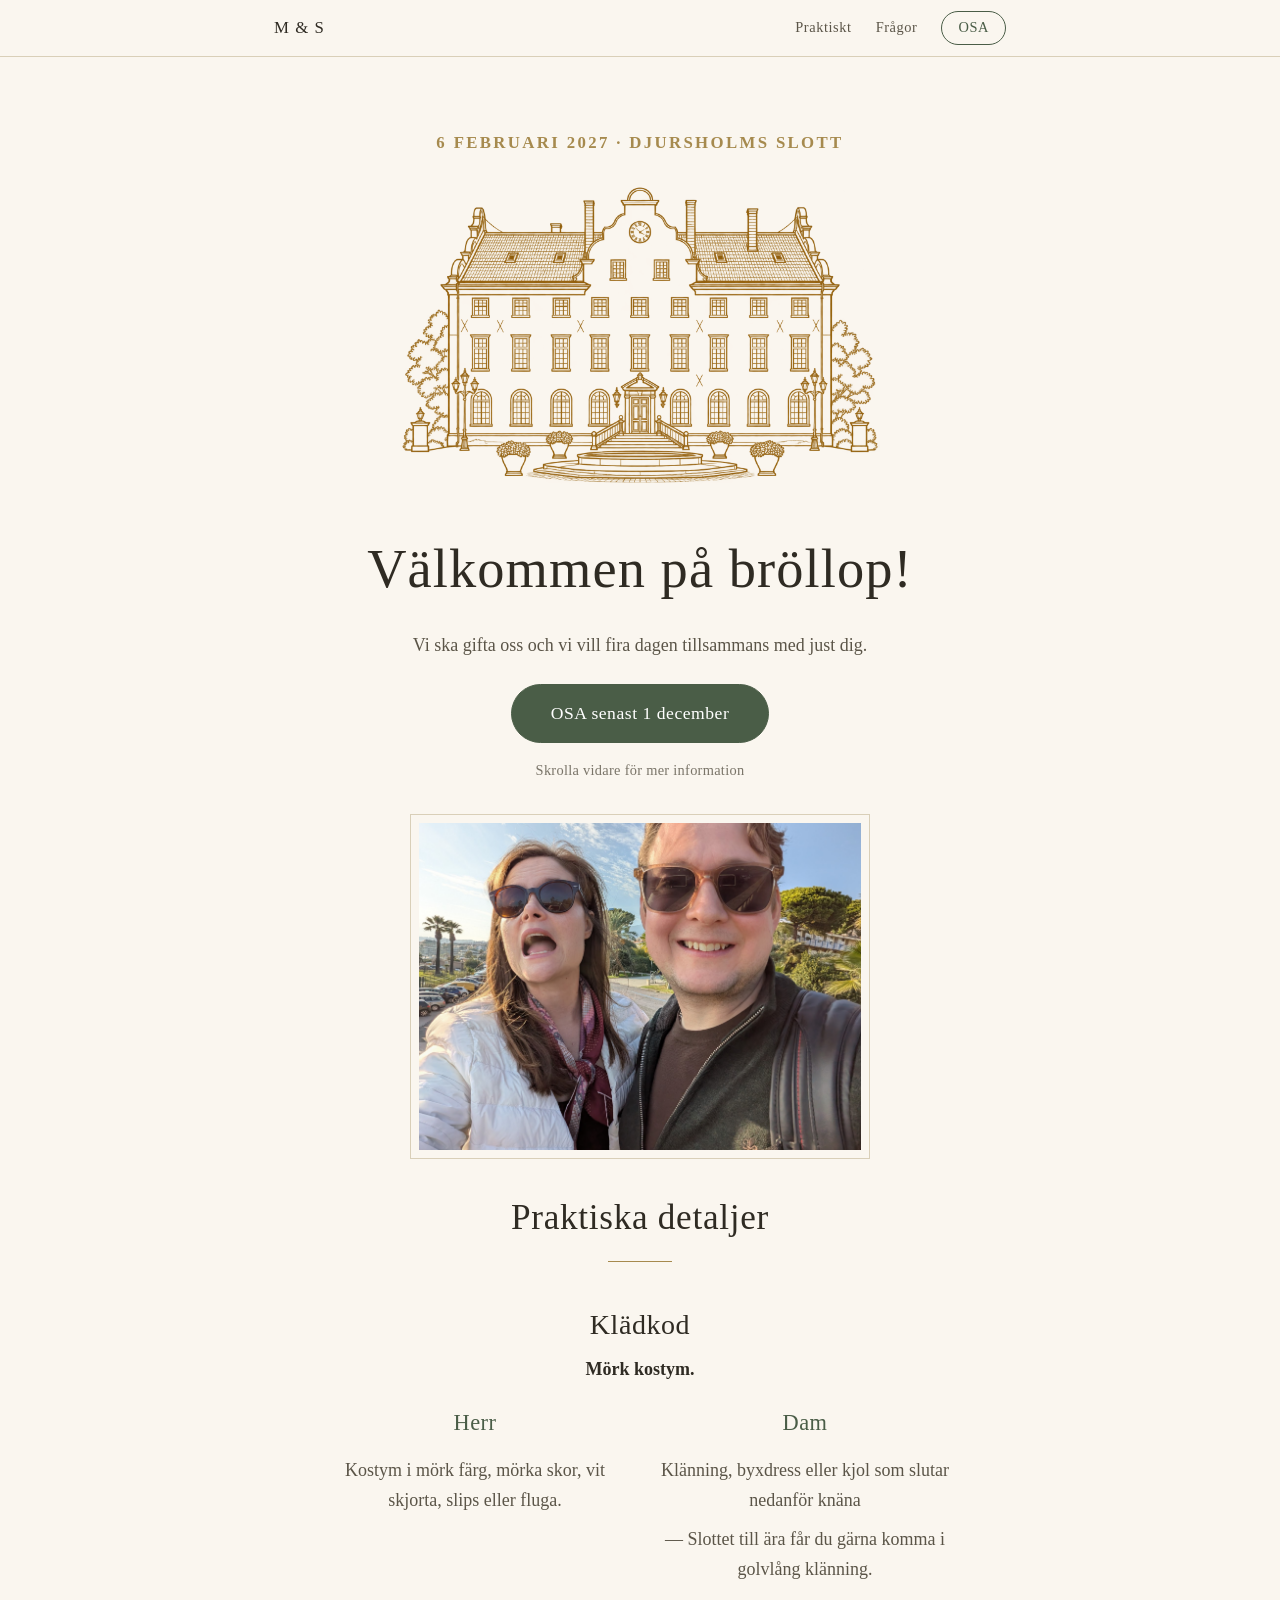
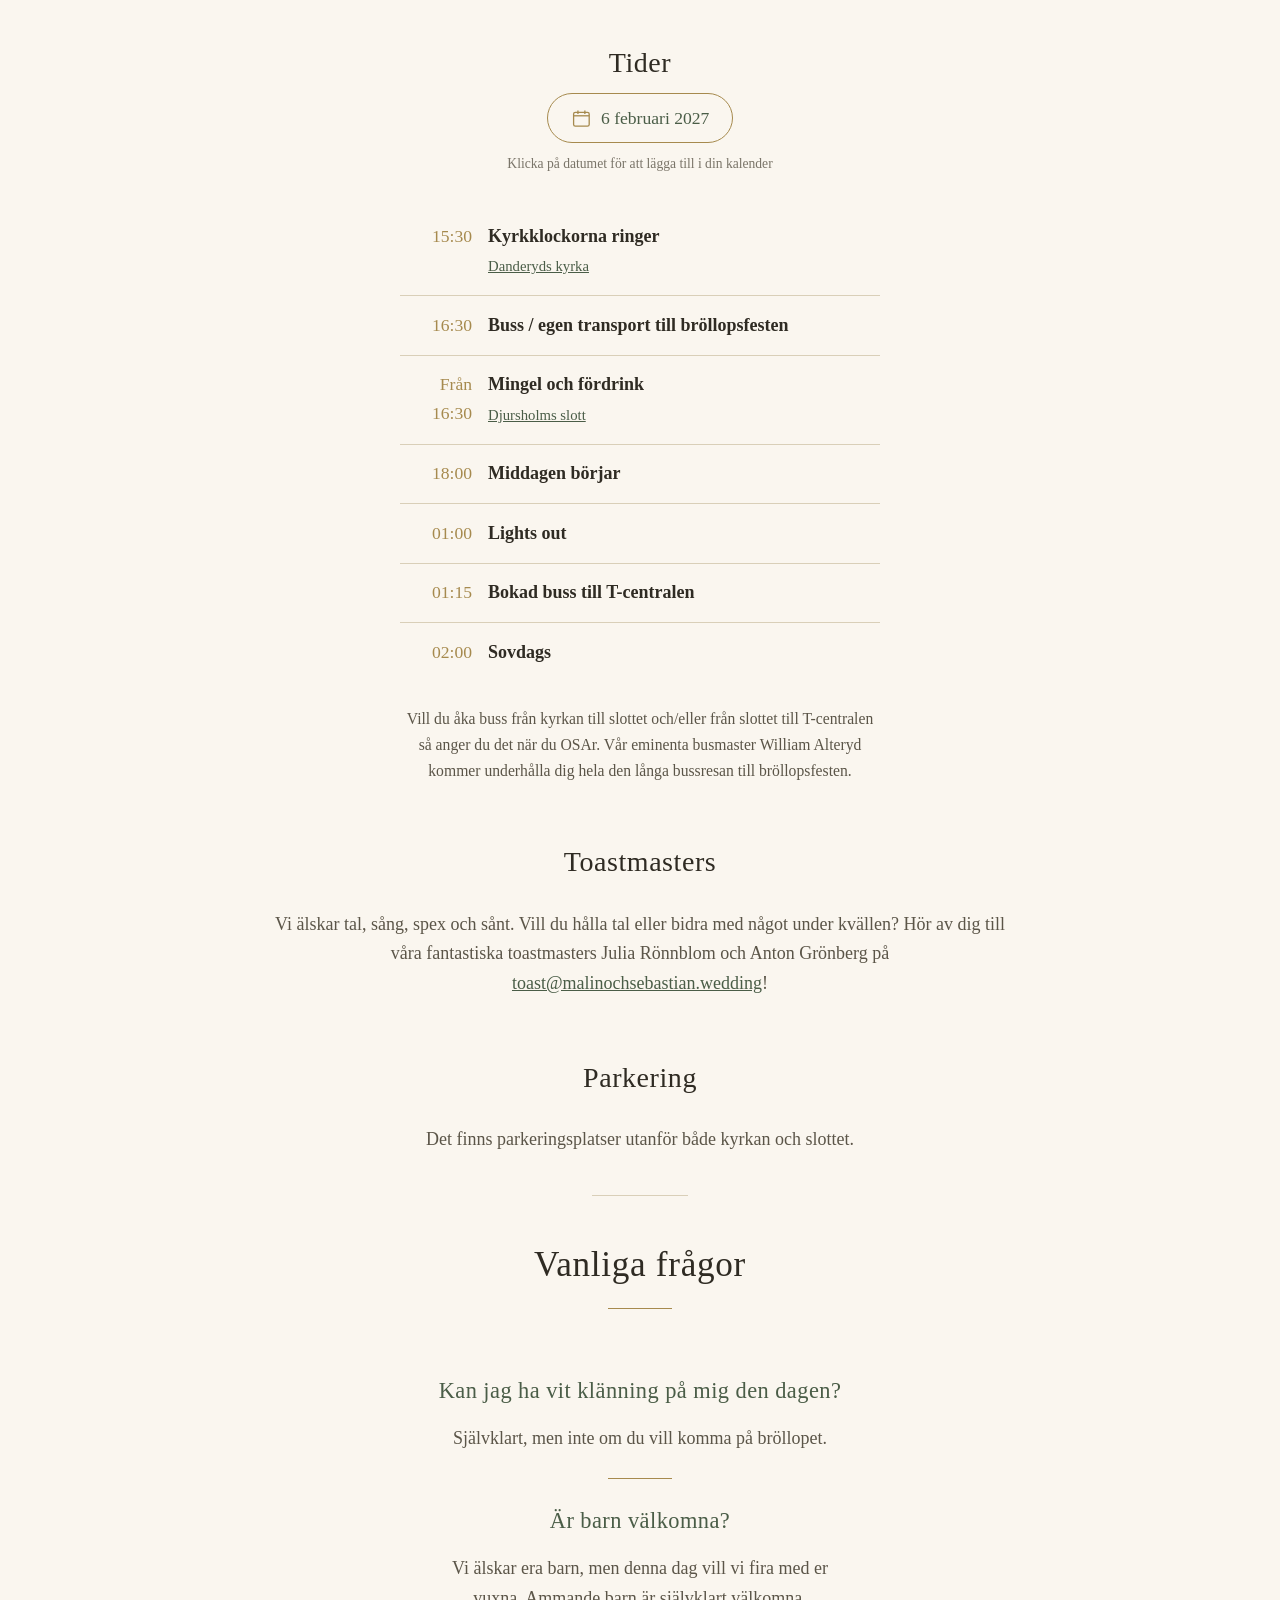
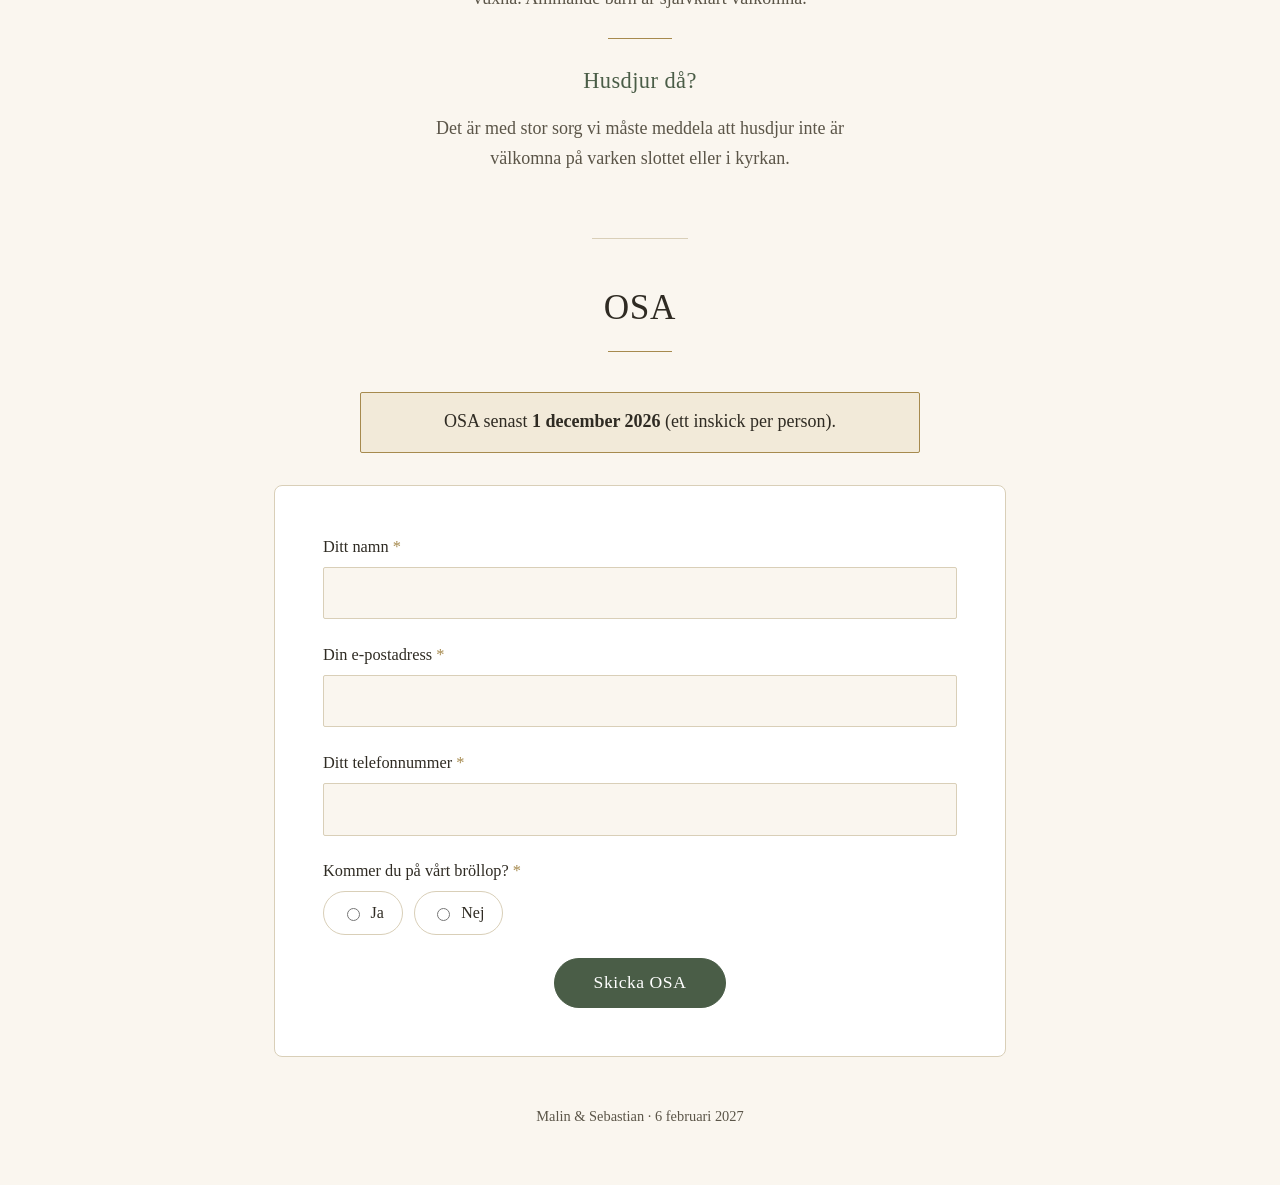
<file: index.html>
<!DOCTYPE html>
<html lang="sv">
<head>
<meta charset="UTF-8">
<meta name="viewport" content="width=device-width, initial-scale=1.0">
<title>Malin och Sebastians bröllop</title>
<meta name="description" content="Malin och Sebastian gifter sig den 6 februari 2027. Här hittar du alla praktiska detaljer och OSA.">
<meta name="robots" content="noindex, nofollow">
<meta http-equiv="Content-Security-Policy" content="default-src 'none'; script-src 'self'; style-src 'self' https://fonts.googleapis.com; font-src https://fonts.gstatic.com; img-src 'self'; connect-src 'self' https://script.google.com https://script.googleusercontent.com; form-action 'self'; base-uri 'self'; object-src 'none'; worker-src 'none'; frame-ancestors 'none'">
<meta http-equiv="Referrer-Policy" content="strict-origin-when-cross-origin">
<link rel="icon" type="image/png" href="assets/favicon.png">
<link rel="preconnect" href="https://fonts.googleapis.com">
<link rel="preconnect" href="https://fonts.gstatic.com" crossorigin>
<link href="https://fonts.googleapis.com/css2?family=Cormorant+Garamond:wght@400;500;600&family=EB+Garamond:ital,wght@0,400;0,500;1,400&display=swap" rel="stylesheet">
<link rel="stylesheet" href="css/styles.css">
</head>
<body>

<!-- ============ NAV ============ -->
<nav class="site-nav">
  <div class="site-nav__inner">
    <span class="site-nav__logo">M &amp; S</span>
    <div class="site-nav__links">
      <a href="#praktiskt">Praktiskt</a>
      <a href="#faq">Frågor</a>
      <a href="#osa-formular" class="site-nav__cta">OSA</a>
    </div>
  </div>
</nav>

<!-- ============ HERO ============ -->
<header class="hero container">
  <p class="hero__eyebrow">6 februari 2027 &middot; Djursholms slott</p>
    <img class="hero__illustration" src="assets/Djursholms-slott-outline.png" alt="Stiliserad linjeillustration av Djursholms slott">
  <h1>Välkommen på bröllop!</h1>
  <p class="lede">Vi ska gifta oss och vi vill fira dagen tillsammans med just dig.</p>
  <a href="#osa-formular" class="btn">OSA senast 1 december</a>
  <p class="hero__scroll-hint">Skrolla vidare för mer information</p>

  <div class="hero__photo-frame">
    <img class="hero__photo" src="assets/sanremo.jpg" alt="Malin och Sebastian">
  </div>
  <br/>
</header>

<main>
  <!-- ============ PRAKTISKA DETALJER ============ -->
  <section class="container" id="praktiskt">
    <h2>Praktiska detaljer</h2>

    <!-- Klädkod -->
    <div class="details-block" id="kladkod">
      <h3>Klädkod</h3>
      <p class="dresscode__text"><strong>Mörk kostym.</strong></p>
      <div class="dresscode-groups">
        <div class="dresscode-group">
          <h4>Herr</h4>
          <ul class="dresscode-list">
            <li>Kostym i mörk färg, mörka skor, vit skjorta, slips eller fluga.</li>
          </ul>
        </div>
        <hr class="dresscode-divider">
        <div class="dresscode-group">
          <h4>Dam</h4>
          <ul class="dresscode-list">
            <li>Klänning, byxdress eller kjol som slutar nedanför knäna</li>
            <li>— Slottet till ära får du gärna komma i golvlång klänning.</li>
          </ul>
        </div>
      </div>
    </div>

    <!-- Schema -->
    <div class="details-block" id="schema">
      <h3>Tider</h3>
      <div class="date-badge-wrap">
        <button type="button" class="date-badge" id="calendarToggle" aria-haspopup="true" aria-expanded="false">
          <svg class="date-badge__icon" viewBox="0 0 24 24" fill="none" stroke="currentColor" stroke-width="1.5" aria-hidden="true">
            <rect x="3" y="5" width="18" height="16" rx="2"></rect>
            <line x1="3" y1="9" x2="21" y2="9"></line>
            <line x1="8" y1="3" x2="8" y2="7"></line>
            <line x1="16" y1="3" x2="16" y2="7"></line>
          </svg>
          <span>6 februari 2027</span>
        </button>
        <div class="calendar-menu" id="calendarMenu" hidden>
          <a href="https://calendar.google.com/calendar/render?action=TEMPLATE&amp;text=Malin%20%26%20Sebastians%20br%C3%B6llop&amp;dates=20270206T143000Z/20270207T010000Z&amp;details=Vigsel%20i%20Danderyds%20kyrka%20kl%2015%3A30%2C%20fest%20p%C3%A5%20Djursholms%20slott.%20Mer%20info%3A%20https%3A//malinochsebastian.wedding/&amp;location=Danderyds%20kyrka%20%26%20Djursholms%20slott" target="_blank" rel="noopener">Google Kalender</a>
          <a href="assets/brollop.ics">Apple/Outlook (.ics)</a>
        </div>
      </div>
      <p class="date-badge-hint">Klicka på datumet för att lägga till i din kalender</p>
      <ol class="schedule">
        <li class="schedule__item">
          <span class="schedule__time">15:30</span>
          <span class="schedule__label">
            <strong>Kyrkklockorna ringer</strong>
            <a href="https://maps.google.com/?q=Danderyds+kyrka" target="_blank" rel="noopener">Danderyds kyrka</a>
          </span>
        </li>
        <li class="schedule__item">
          <span class="schedule__time">16:30</span>
          <span class="schedule__label">
            <strong>Buss / egen transport till bröllopsfesten</strong>
          </span>
        </li>
        <li class="schedule__item">
          <span class="schedule__time">Från 16:30</span>
          <span class="schedule__label">
            <strong>Mingel och fördrink</strong>
            <a href="https://maps.google.com/?q=Djursholms+slott" target="_blank" rel="noopener">Djursholms slott</a>
          </span>
        </li>
        <li class="schedule__item">
          <span class="schedule__time">18:00</span>
          <span class="schedule__label"><strong>Middagen börjar</strong></span>
        </li>
        <li class="schedule__item">
          <span class="schedule__time">01:00</span>
          <span class="schedule__label"><strong>Lights out</strong></span>
        </li>
        <li class="schedule__item">
          <span class="schedule__time">01:15</span>
          <span class="schedule__label"><strong>Bokad buss till T-centralen</strong></span>
        </li>
        <li class="schedule__item">
          <span class="schedule__time">02:00</span>
          <span class="schedule__label"><strong>Sovdags</strong></span>
        </li>
      </ol>
      <p class="schedule__note">
        Vill du åka buss från kyrkan till slottet och/eller från slottet till T-centralen så anger du det när du OSAr. Vår eminenta busmaster William Alteryd kommer underhålla dig hela den långa bussresan till bröllopsfesten.
      </p>
    </div>

    <!-- Toastmasters -->
    <div class="details-block" id="toastmasters">
      <h3>Toastmasters</h3>
      <p class="details-block__note">Vi älskar tal, sång, spex och sånt. Vill du hålla tal eller bidra med något under kvällen? Hör av dig till våra fantastiska toastmasters Julia Rönnblom och Anton Grönberg på <a href="mailto:toast@malinochsebastian.wedding">toast@malinochsebastian.wedding</a>!</p>
    </div>

    <!-- Parkering -->
    <div class="details-block" id="parkering">
      <h3>Parkering</h3>
      <p class="details-block__note">Det finns parkeringsplatser utanför både kyrkan och slottet.</p>
    </div>
  </section>

  <hr class="hr-ornament">

  <!-- ============ VANLIGA FRÅGOR ============ -->
  <section class="container" id="faq">
    <h2>Vanliga frågor</h2>

    <div class="details-block" id="faq-list">
      <div class="dresscode-groups">
        <div class="dresscode-group">
          <h4>Kan jag ha vit klänning på mig den dagen?</h4>
          <ul class="dresscode-list">
            <li>Självklart, men inte om du vill komma på bröllopet.</li>
          </ul>
        </div>
        <hr class="dresscode-divider">
        <div class="dresscode-group">
          <h4>Är barn välkomna?</h4>
          <ul class="dresscode-list">
            <li>Vi älskar era barn, men denna dag vill vi fira med er vuxna. Ammande barn är självklart välkomna.</li>
          </ul>
        </div>
        <hr class="dresscode-divider">
        <div class="dresscode-group">
          <h4>Husdjur då?</h4>
          <ul class="dresscode-list">
            <li>Det är med stor sorg vi måste meddela att husdjur inte är välkomna på varken slottet eller i kyrkan.</li>
          </ul>
        </div>
      </div>
    </div>
  </section>

  <hr class="hr-ornament">

  <!-- ============ OSA-FORMULÄR ============ -->
  <section class="container" id="osa-formular">
    <h2>OSA</h2>
    <p class="deadline-banner">OSA senast <strong>1 december 2026</strong> (ett inskick per person).</p>
    <p class="form-status" id="viewOnlyNotice" data-state="info" hidden>Det här är en läsvy av din OSA &mdash; fälten går inte att ändra här. Vill du uppdatera något, hör av dig direkt till oss.</p>
    <div class="form-loading" id="formLoading" hidden aria-live="polite">
      <span class="spinner" aria-hidden="true"></span> Hämtar dina svar…
    </div>

    <div class="osa-form-wrapper" id="osaFormWrapper">
      <form id="osaForm" novalidate>

        <!-- Honeypot -->
        <div class="hp-field" aria-hidden="true">
          <label for="website">Lämna detta fält tomt</label>
          <input type="text" id="website" name="website" tabindex="-1" autocomplete="off">
        </div>

        <div class="field field--required">
          <label for="namn">Ditt namn</label>
          <input type="text" id="namn" name="namn" autocomplete="name" required>
        </div>

        <div class="field field--required">
          <label for="email">Din e-postadress</label>
          <input type="email" id="email" name="email" autocomplete="email" required>
        </div>

        <div class="field field--required">
          <label for="telefon">Ditt telefonnummer</label>
          <input type="tel" id="telefon" name="telefon" autocomplete="tel" required>
        </div>

        <div class="field field--required">
          <span class="field__legend">Kommer du på vårt bröllop?</span>
          <div class="radio-group">
            <label><input type="radio" name="kommer" value="Ja" required> Ja</label>
            <label><input type="radio" name="kommer" value="Nej"> Nej</label>
          </div>
        </div>

        <div id="restOfForm" hidden>

          <div class="field field--required">
            <span class="field__legend">Har du några allergier eller önskar annan specialkost?</span>
            <div class="checkbox-group checkbox-group--allergier" data-group="allergier">
              <label><input type="checkbox" name="allergier" value="inga"> Inga allergier</label>
              <label><input type="checkbox" name="allergier" value="citrus"> Citrus</label>
              <label><input type="checkbox" name="allergier" value="gluten"> Gluten</label>
              <label><input type="checkbox" name="allergier" value="laktos"> Laktos</label>
              <label><input type="checkbox" name="allergier" value="notter"> Nötter</label>
              <label><input type="checkbox" name="allergier" value="skaldjur"> Skaldjur</label>
              <label><input type="checkbox" name="allergier" value="vegetarisk"> Vegetarian</label>
              <label><input type="checkbox" name="allergier" value="vegan"> Vegan</label>
              <label><input type="checkbox" name="allergier" value="annat"> Annat, se nedan</label>
            </div>
            <input type="text" name="allergier_ovrigt" placeholder="Beskriv din allergi/specialkost">
          </div>

          <div class="field field--required">
            <span class="field__legend">Vad önskas att dricka?</span>
            <div class="radio-group">
              <label><input type="radio" name="alkohol" value="Alkohol"> Alkohol</label>
              <label><input type="radio" name="alkohol" value="Alkoholfritt"> Alkoholfritt</label>
            </div>
          </div>

          <div class="field field--required">
            <span class="field__legend">Vill du åka med bussen mellan kyrkan och slottet?</span>
            <div class="radio-group">
              <label><input type="radio" name="buss_vigsel" value="Ja"> Ja</label>
              <label><input type="radio" name="buss_vigsel" value="Nej"> Nej</label>
            </div>
          </div>

          <div class="field field--required">
            <span class="field__legend">Vill du åka med bussen kl 01:15 från slottet till T-centralen?</span>
            <div class="radio-group">
              <label><input type="radio" name="buss_natt" value="Ja"> Ja</label>
              <label><input type="radio" name="buss_natt" value="Nej"> Nej</label>
            </div>
          </div>

          <div class="field">
            <label for="meddelande">Vill du skicka ett meddelande till brudparet?</label>
            <textarea id="meddelande" name="meddelande" placeholder="Frivilligt"></textarea>
          </div>

        </div>

        <div class="form-submit">
          <button type="submit" class="btn" id="submitBtn">
            <span class="btn-spinner" id="submitSpinner" hidden aria-hidden="true"></span>
            <span id="submitBtnLabel">Skicka OSA</span>
          </button>
        </div>

        <p class="form-status" id="formStatus" hidden></p>
      </form>
    </div>
  </section>

</main>

<footer>
  Malin &amp; Sebastian &middot; 6 februari 2027
</footer>

<script src="js/main.js"></script>
</body>
</html>
</file>
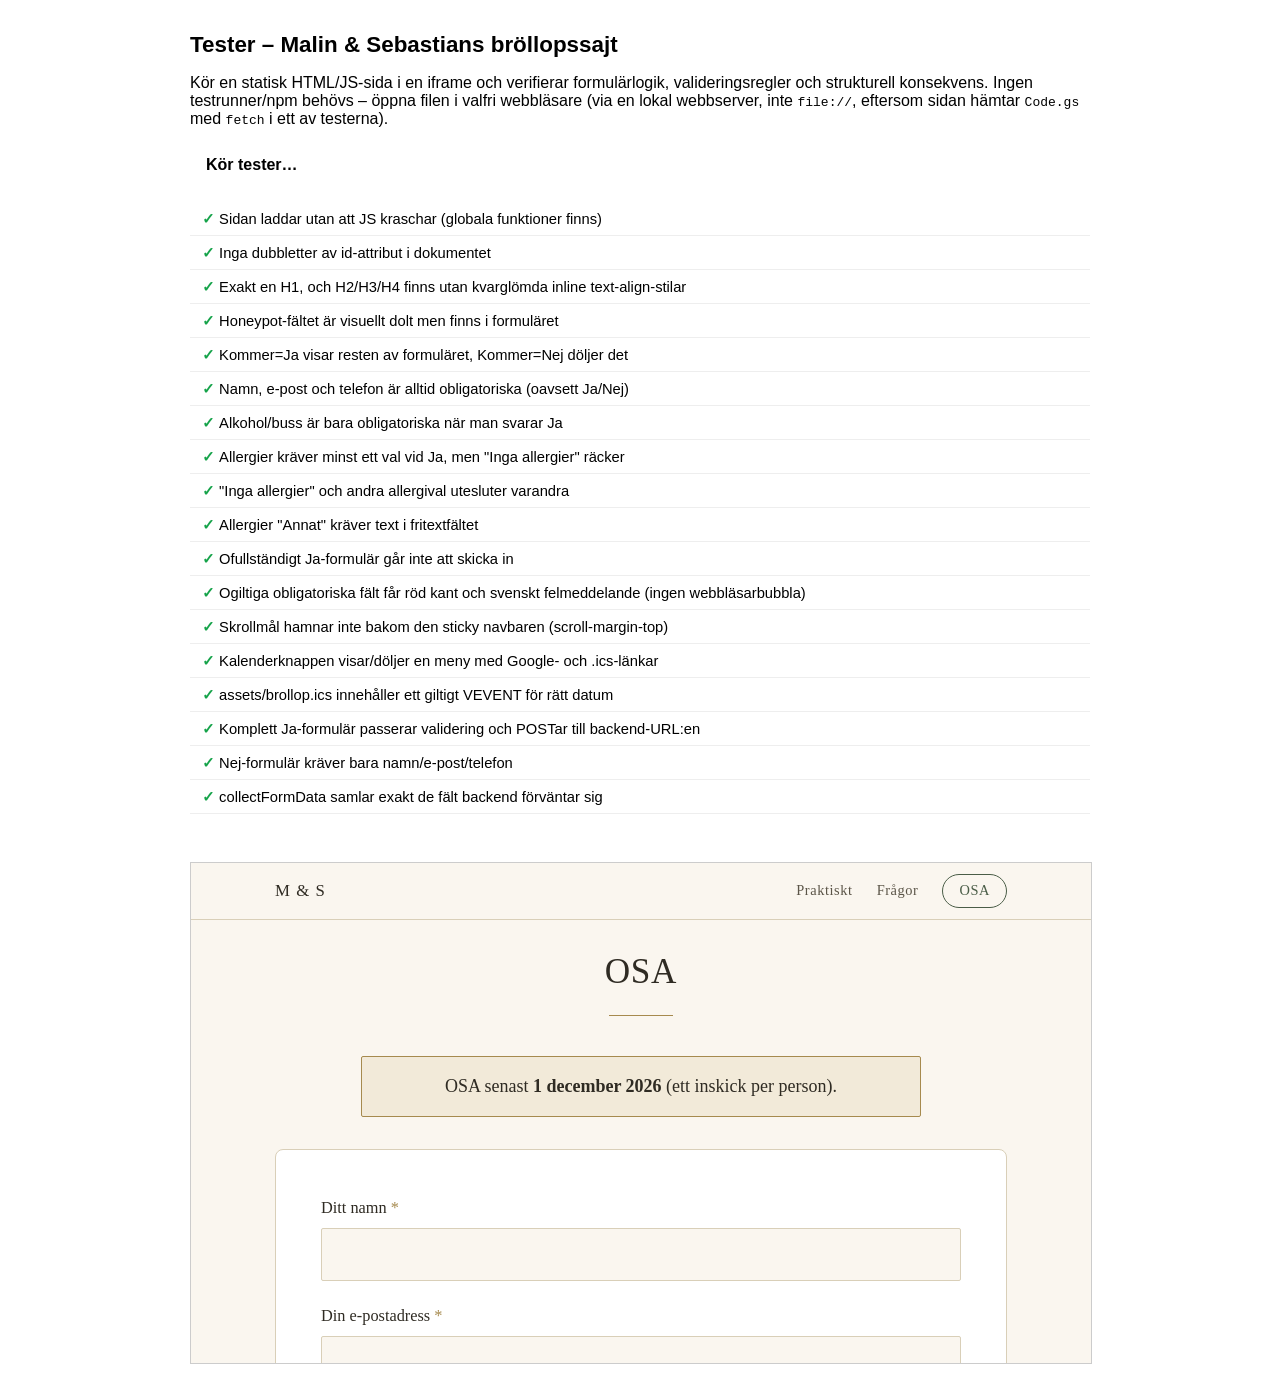
<file: tests/test-runner.html>
<!DOCTYPE html>
<html lang="sv">
<head>
<meta charset="UTF-8">
<title>OSA-sajt – tester</title>
<style>
  body { font-family: -apple-system, Arial, sans-serif; max-width: 900px; margin: 2rem auto; padding: 0 1rem; }
  h1 { font-size: 1.4rem; }
  #summary { font-weight: bold; margin: 1rem 0; padding: 0.75rem 1rem; border-radius: 6px; }
  #summary.pass { background: #dcf5e3; color: #14532d; }
  #summary.fail { background: #fbe1e1; color: #7f1d1d; }
  ul#results { list-style: none; padding: 0; }
  li { padding: 0.5rem 0.75rem; border-bottom: 1px solid #eee; font-size: 0.92rem; }
  li.pass::before { content: "✓ "; color: #16a34a; font-weight: bold; }
  li.fail::before { content: "✗ "; color: #dc2626; font-weight: bold; }
  li.fail { background: #fff5f5; }
  li .err { display: block; color: #991b1b; margin-top: 0.25rem; font-family: monospace; white-space: pre-wrap; }
  iframe { width: 100%; height: 500px; border: 1px solid #ccc; margin-top: 2rem; }
</style>
</head>
<body>
<h1>Tester – Malin &amp; Sebastians bröllopssajt</h1>
<p>Kör en statisk HTML/JS-sida i en iframe och verifierar formulärlogik, valideringsregler och strukturell konsekvens. Ingen testrunner/npm behövs – öppna filen i valfri webbläsare (via en lokal webbserver, inte <code>file://</code>, eftersom sidan hämtar <code>Code.gs</code> med <code>fetch</code> i ett av testerna).</p>

<div id="summary">Kör tester…</div>
<ul id="results"></ul>
<iframe id="frame" title="Testad sida"></iframe>

<script>
const resultsEl = document.getElementById("results");
const summaryEl = document.getElementById("summary");
const frame = document.getElementById("frame");
let passCount = 0;
let failCount = 0;

function report(name, ok, err) {
  const li = document.createElement("li");
  li.className = ok ? "pass" : "fail";
  li.textContent = name;
  if (!ok && err) {
    const span = document.createElement("span");
    span.className = "err";
    span.textContent = err.message || String(err);
    li.appendChild(span);
  }
  resultsEl.appendChild(li);
  ok ? passCount++ : failCount++;
}

function assert(condition, message) {
  if (!condition) throw new Error(message || "Assertion failed");
}

async function loadFrame(src) {
  return new Promise((resolve, reject) => {
    frame.onload = () => resolve(frame.contentWindow);
    frame.onerror = reject;
    frame.src = src;
  });
}

async function test(name, fn) {
  try {
    await fn();
    report(name, true);
  } catch (err) {
    report(name, false, err);
  }
}

function setRadio(doc, name, value) {
  const el = doc.querySelector(`input[name="${name}"][value="${value}"]`);
  if (!el) throw new Error(`Hittar inte input[name=${name}][value=${value}]`);
  el.click(); // radioknappar går bara att slå PÅ via klick, aldrig av - idempotent
  return el;
}

// Checkboxar (t.ex. allergier) togglas av .click(), så ett klick på en redan
// ikryssad ruta från ett tidigare test skulle råka bocka ur den. Sätt därför
// .checked explicit och trigga ett "change"-event (main.js lyssnar på det).
function setChecked(win, doc, name, value, checked = true) {
  const el = doc.querySelector(`input[name="${name}"][value="${value}"]`);
  if (!el) throw new Error(`Hittar inte input[name=${name}][value=${value}]`);
  if (el.checked !== checked) {
    el.checked = checked;
    el.dispatchEvent(new win.Event("change", { bubbles: true }));
  }
  return el;
}

function fillAttendingGuest(doc, win) {
  doc.getElementById("namn").value = "Test Testsson";
  doc.getElementById("email").value = "test@example.com";
  doc.getElementById("telefon").value = "0701234567";
  setRadio(doc, "kommer", "Ja");
  setChecked(win, doc, "allergier", "inga");
  setRadio(doc, "alkohol", "Alkoholfritt");
  setRadio(doc, "buss_vigsel", "Nej");
  setRadio(doc, "buss_natt", "Nej");
}

async function run() {
  const win = await loadFrame("../index.html");
  const doc = win.document;

  await test("Sidan laddar utan att JS kraschar (globala funktioner finns)", () => {
    ["updateKommerVisibility", "collectFormData", "updateAllergierValidity", "getViewToken"].forEach((fn) => {
      assert(typeof win[fn] === "function", `window.${fn} saknas eller är inte en funktion`);
    });
  });

  await test("Inga dubbletter av id-attribut i dokumentet", () => {
    const ids = [...doc.querySelectorAll("[id]")].map((el) => el.id);
    const seen = new Set();
    const dupes = new Set();
    ids.forEach((id) => (seen.has(id) ? dupes.add(id) : seen.add(id)));
    assert(dupes.size === 0, `Dubbletter: ${[...dupes].join(", ")}`);
  });

  await test("Exakt en H1, och H2/H3/H4 finns utan kvarglömda inline text-align-stilar", () => {
    assert(doc.querySelectorAll("h1").length === 1, "Ska finnas exakt en <h1>");
    assert(doc.querySelectorAll("h2").length >= 3, "Förväntade minst 3 <h2> (Praktiska detaljer, Vanliga frågor, OSA)");
    const headingsWithInlineAlign = [...doc.querySelectorAll("h1,h2,h3,h4")].filter((h) =>
      (h.getAttribute("style") || "").includes("text-align")
    );
    assert(headingsWithInlineAlign.length === 0, "Rubriker med kvarglömd inline text-align-stil hittades");
  });

  await test("Honeypot-fältet är visuellt dolt men finns i formuläret", () => {
    const hp = doc.getElementById("website");
    assert(hp, "Honeypot-fältet saknas");
    const rect = hp.getBoundingClientRect();
    assert(rect.left < -1000, "Honeypot-fältet ska vara flyttat utanför synligt område");
  });

  await test("Kommer=Ja visar resten av formuläret, Kommer=Nej döljer det", () => {
    setRadio(doc, "kommer", "Ja");
    assert(doc.getElementById("restOfForm").hidden === false, "restOfForm ska synas vid Ja");
    setRadio(doc, "kommer", "Nej");
    assert(doc.getElementById("restOfForm").hidden === true, "restOfForm ska döljas vid Nej");
  });

  await test("Namn, e-post och telefon är alltid obligatoriska (oavsett Ja/Nej)", () => {
    setRadio(doc, "kommer", "Ja");
    assert(doc.getElementById("namn").required, "namn ska vara required vid Ja");
    setRadio(doc, "kommer", "Nej");
    assert(doc.getElementById("namn").required, "namn ska vara required vid Nej");
    assert(doc.getElementById("email").required, "email ska vara required");
    assert(doc.getElementById("telefon").required, "telefon ska vara required");
  });

  await test("Alkohol/buss är bara obligatoriska när man svarar Ja", () => {
    setRadio(doc, "kommer", "Nej");
    ["alkohol", "buss_vigsel", "buss_natt"].forEach((name) => {
      doc.querySelectorAll(`input[name="${name}"]`).forEach((el) => {
        assert(el.required === false, `${name} ska inte vara required vid Nej`);
      });
    });
    setRadio(doc, "kommer", "Ja");
    ["alkohol", "buss_vigsel", "buss_natt"].forEach((name) => {
      const anyRequired = [...doc.querySelectorAll(`input[name="${name}"]`)].some((el) => el.required);
      assert(anyRequired, `${name} ska vara required vid Ja`);
    });
  });

  await test("Allergier kräver minst ett val vid Ja, men \"Inga allergier\" räcker", () => {
    setRadio(doc, "kommer", "Ja");
    doc.querySelectorAll('input[name="allergier"]').forEach((box) => (box.checked = false));
    win.updateAllergierValidity();
    const anchor = doc.querySelector('input[name="allergier"]');
    assert(anchor.checkValidity() === false, "Allergier ska vara ogiltigt när inget är ikryssat");
    setChecked(win, doc, "allergier", "inga");
    assert(anchor.checkValidity() === true, '"Inga allergier" ska räcka för att vara giltigt');
  });

  await test('"Inga allergier" och andra allergival utesluter varandra', () => {
    setRadio(doc, "kommer", "Ja");
    const inga = doc.querySelector('input[name="allergier"][value="inga"]');
    const gluten = doc.querySelector('input[name="allergier"][value="gluten"]');
    setChecked(win, doc, "allergier", "inga");
    assert(inga.checked === true, '"Inga allergier" ska vara ikryssad');
    setChecked(win, doc, "allergier", "gluten");
    assert(inga.checked === false, '"Inga allergier" ska bockas ur automatiskt');
    assert(gluten.checked === true);
    setChecked(win, doc, "allergier", "inga");
    assert(gluten.checked === false, "Gluten ska bockas ur när \"Inga allergier\" väljs");
  });

  await test('Allergier "Annat" kräver text i fritextfältet', () => {
    setRadio(doc, "kommer", "Ja");
    const ovrigt = doc.getElementById("allergier_ovrigt") || doc.querySelector('input[name="allergier_ovrigt"]');
    setChecked(win, doc, "allergier", "annat");
    assert(ovrigt.required === true, "allergier_ovrigt ska bli required när Annat kryssas i");
    ovrigt.value = "";
    assert(ovrigt.checkValidity() === false, "Fältet ska vara ogiltigt när Annat är valt men texten är tom");
    ovrigt.value = "Jordnötsallergi";
    assert(ovrigt.checkValidity() === true, "Fältet ska vara giltigt när text är ifylld");
    setChecked(win, doc, "allergier", "annat", false);
    assert(ovrigt.required === false, "allergier_ovrigt ska inte längre vara required när Annat bockas ur");
    ovrigt.value = "";
  });

  await test("Ofullständigt Ja-formulär går inte att skicka in", () => {
    doc.getElementById("namn").value = "Test";
    doc.getElementById("email").value = "test@example.com";
    doc.getElementById("telefon").value = "0701234567";
    setRadio(doc, "kommer", "Ja");
    doc.querySelectorAll('input[name="allergier"]').forEach((box) => (box.checked = false));
    win.updateAllergierValidity();
    const status = doc.getElementById("formStatus");
    status.hidden = true;
    doc.getElementById("submitBtn").click();
    assert(status.hidden === true, "formStatus ska förbli dold när formuläret är ogiltigt");
  });

  await test("Ogiltiga obligatoriska fält får röd kant och svenskt felmeddelande (ingen webbläsarbubbla)", () => {
    ["namn", "email", "telefon"].forEach((id) => (doc.getElementById(id).value = ""));
    doc.querySelectorAll('input[name="kommer"]').forEach((el) => (el.checked = false));
    doc.getElementById("submitBtn").click();

    const namnField = doc.getElementById("namn").closest(".field");
    assert(namnField.classList.contains("field--invalid"), "namn-fältets wrapper ska få klassen field--invalid");
    const namnError = namnField.querySelector(".field__error");
    assert(!!namnError, "Ett .field__error-meddelande ska läggas till för namn");
    assert(namnError.textContent === "Det här fältet är obligatoriskt.", `Förväntade ett svenskt felmeddelande, fick "${namnError.textContent}"`);
    assert(
      win.getComputedStyle(doc.getElementById("namn")).borderColor === "rgb(138, 59, 43)",
      "namn-fältet ska ha röd kant när det är ogiltigt"
    );

    const kommerField = doc.querySelector('input[name="kommer"]').closest(".field");
    assert(kommerField.classList.contains("field--invalid"), "kommer-fältets wrapper ska få klassen field--invalid");
    assert(
      kommerField.querySelector(".field__error").textContent === "Välj ett alternativ.",
      "kommer ska få ett radiogrupp-specifikt svenskt felmeddelande"
    );

    // Rätta namn-fältet och kontrollera att felet försvinner igen.
    const namn = doc.getElementById("namn");
    namn.value = "Test Testsson";
    namn.dispatchEvent(new win.Event("input", { bubbles: true }));
    assert(!namnField.classList.contains("field--invalid"), "field--invalid ska tas bort när fältet rättas");
    assert(!namnField.querySelector(".field__error"), ".field__error ska tas bort när fältet rättas");
  });

  await test("Skrollmål hamnar inte bakom den sticky navbaren (scroll-margin-top)", () => {
    const navHeight = doc.querySelector(".site-nav").getBoundingClientRect().height;
    const target = doc.getElementById("faq");
    target.scrollIntoView({ behavior: "instant", block: "start" });
    const top = target.getBoundingClientRect().top;
    assert(top >= navHeight - 1, `#faq hamnar bakom navbaren (top=${top}px, navbarhöjd=${navHeight}px)`);
  });

  await test("Kalenderknappen visar/döljer en meny med Google- och .ics-länkar", () => {
    const toggle = doc.getElementById("calendarToggle");
    const menu = doc.getElementById("calendarMenu");
    assert(menu.hidden === true, "Kalendermenyn ska vara dold från start");

    toggle.click();
    assert(menu.hidden === false, "Kalendermenyn ska synas efter klick på badgen");

    const links = [...menu.querySelectorAll("a")];
    assert(links.length === 2, `Förväntade 2 länkar i kalendermenyn, hittade ${links.length}`);

    const googleLink = links.find((a) => a.textContent.includes("Google"));
    assert(!!googleLink, "En länk till Google Kalender ska finnas");
    assert(googleLink.href.startsWith("https://calendar.google.com/calendar/render"), "Google-länken ska peka på calendar.google.com/render");
    assert(googleLink.href.includes("dates=20270206T143000Z%2F20270207T010000Z") || googleLink.getAttribute("href").includes("dates=20270206T143000Z/20270207T010000Z"), "Google-länken ska innehålla rätt start-/sluttid i UTC");

    const icsLink = links.find((a) => a.textContent.includes("ics"));
    assert(!!icsLink, "En länk till .ics-filen ska finnas");
    assert(icsLink.getAttribute("href") === "assets/brollop.ics", "ics-länken ska peka på assets/brollop.ics");

    // Klick utanför ska stänga menyn igen.
    doc.body.click();
    assert(menu.hidden === true, "Kalendermenyn ska stängas vid klick utanför");
  });

  await test("assets/brollop.ics innehåller ett giltigt VEVENT för rätt datum", async () => {
    const res = await fetch("../assets/brollop.ics");
    assert(res.ok, "Kunde inte hämta assets/brollop.ics");
    const text = await res.text();
    ["BEGIN:VCALENDAR", "BEGIN:VEVENT", "DTSTART:20270206T143000Z", "DTEND:20270207T010000Z", "END:VEVENT", "END:VCALENDAR"].forEach((line) => {
      assert(text.includes(line), `.ics-filen saknar raden "${line}"`);
    });
  });

  // Dessa två tester stubbar window.fetch innan submit så vi aldrig POSTar
  // riktiga testrader/mejl mot den skarpa Apps Script-backenden.
  async function submitWithStubbedFetch(win, doc) {
    const status = doc.getElementById("formStatus");
    status.hidden = true;
    const originalFetch = win.fetch;
    let calledUrl = null;
    win.fetch = (url) => {
      calledUrl = url;
      return Promise.resolve({ json: () => Promise.resolve({ ok: true }) });
    };
    doc.getElementById("submitBtn").click();
    await new Promise((r) => setTimeout(r, 50));
    win.fetch = originalFetch;
    return { status, calledUrl };
  }

  await test("Komplett Ja-formulär passerar validering och POSTar till backend-URL:en", async () => {
    fillAttendingGuest(doc, win);
    const { status, calledUrl } = await submitWithStubbedFetch(win, doc);
    assert(!!calledUrl, "Formuläret ska POSTa till APPS_SCRIPT_URL när valideringen passerat");
    assert(status.hidden === false, "formStatus ska visas efter (stubbad) lyckad inskickning");
    assert(status.textContent.includes("Tack"), "Förväntat tack-meddelande vid lyckad inskickning");
  });

  await test("Nej-formulär kräver bara namn/e-post/telefon", async () => {
    doc.getElementById("namn").value = "Test Nej";
    doc.getElementById("email").value = "nej@example.com";
    doc.getElementById("telefon").value = "0701234567";
    setRadio(doc, "kommer", "Nej");
    const { status } = await submitWithStubbedFetch(win, doc);
    assert(status.hidden === false, "Nej-formulär med ifyllda basfält ska passera validering");
  });

  await test("collectFormData samlar exakt de fält backend förväntar sig", () => {
    fillAttendingGuest(doc, win);
    doc.getElementById("meddelande").value = "Hej!";
    const data = win.collectFormData();
    const expectedKeys = [
      "kommer", "namn", "email", "telefon",
      "allergier", "allergier_ovrigt", "alkohol",
      "buss_vigsel", "buss_natt", "meddelande", "website",
    ];
    expectedKeys.forEach((key) => assert(key in data, `Fältet "${key}" saknas i collectFormData()`));
    assert(data.namn === "Test Testsson");
    assert(data.kommer === "Ja");
    assert(data.allergier === "inga");
    assert(data.website === "", "Honeypot ska vara tom vid normal inskickning");
  });

  await test("getViewToken() läser ?t=-parametern ur URL:en", async () => {
    const tokenWin = await loadFrame("../index.html?t=abc123");
    assert(tokenWin.getViewToken() === "abc123", "getViewToken() ska returnera query-parameterns värde");
    // Formuläret ska vara dolt bakom snurrladdaren direkt vid sidladdning
    // (synkront, innan hämtningen mot backend hinner svara).
    assert(tokenWin.document.getElementById("osaFormWrapper").hidden === true, "Formuläret ska vara dolt medan svaret hämtas");
    assert(tokenWin.document.getElementById("formLoading").hidden === false, "Snurrladdaren ska synas medan svaret hämtas");
    // "abc123" är inte en riktig token, så hämtningen ska misslyckas och
    // formuläret återgå till ett vanligt, ifyllbart formulär. Väntar
    // generöst eftersom detta är en riktig nätverksrundtripp mot Apps
    // Script (kan vara långsam vid kallstart).
    await new Promise((r) => setTimeout(r, 5000));
    assert(tokenWin.document.getElementById("osaFormWrapper").hidden === false, "Formuläret ska visas igen när token inte hittas");
    assert(tokenWin.document.getElementById("formLoading").hidden === true, "Snurrladdaren ska döljas när svaret kommit (eller misslyckats)");
    assert(tokenWin.document.getElementById("namn").disabled === false, "Fälten ska vara aktiva när ingen data kunde hämtas");
  });

  await test("enterViewOnlyMode() gör fälten oredigerbara och döljer skicka-knappen", async () => {
    const tokenWin = await loadFrame("../index.html?t=abc123");
    const tokenDoc = tokenWin.document;
    tokenWin.enterViewOnlyMode();
    assert(tokenDoc.getElementById("namn").disabled === true, "namn ska vara disabled i läsvyn");
    assert(tokenDoc.getElementById("submitBtn").hidden === true, "Skicka-knappen ska döljas i läsvyn");
    assert(tokenDoc.getElementById("submitBtn").disabled === true, "Skicka-knappen ska vara disabled i läsvyn (inte bara dold), så OSA inte kan skickas in av misstag");
    assert(tokenDoc.getElementById("viewOnlyNotice").hidden === false, "Läsvy-notisen ska synas");
  });

  await test("Code.gs innehåller samma kolumner/fält som formuläret skickar in", async () => {
    const res = await fetch("../apps-script/Code.gs");
    assert(res.ok, "Kunde inte hämta Code.gs (kör testerna via en webbserver, inte file://)");
    const src = await res.text();
    ["token", "tidsstämpel", "kommer", "namn", "email", "telefon",
     "allergier", "allergier_ovrigt", "alkohol", "buss_vigsel", "buss_natt", "meddelande",
    ].forEach((col) => {
      assert(src.includes(`"${col}"`), `Kolumnen "${col}" saknas i Code.gs COLUMNS`);
    });
    // Ska INTE innehålla det gamla partner-schemat (regressionsskydd).
    ["tar_med_partner", "partner_namn", "allergier_partner", "alkohol_partner"].forEach((old) => {
      assert(!src.includes(`"${old}"`), `Föråldrat partner-fält "${old}" finns kvar i Code.gs`);
    });
    // doGet ska finnas (läsvy via token) men bara läsa, inte skriva.
    assert(src.includes("function doGet"), "doGet saknas — läsvyn via token bygger på den");
  });

  await test("Code.gs skyddar mot formula injection innan setValue", async () => {
    const res = await fetch("../apps-script/Code.gs");
    assert(res.ok, "Kunde inte hämta Code.gs (kör testerna via en webbserver, inte file://)");
    const src = await res.text();
    assert(src.includes("function sanitizeForSheet"), "sanitizeForSheet saknas — formula injection-skydd bygger på den");
    assert(/setValue\(\s*sanitizeForSheet\(/.test(src), "appendRow ska köra värden genom sanitizeForSheet innan setValue");
  });

  summaryEl.textContent = `${passCount} av ${passCount + failCount} tester godkända`;
  summaryEl.className = failCount === 0 ? "pass" : "fail";
}

run();
</script>
</body>
</html>
</file>
<file: css/styles.css>
/* ===========================================================
   Färgpalett — "Slottsgrädde" är aktiv default.
   Två alternativ finns kommenterade direkt nedanför: byt genom
   att kommentera ut den aktiva blocket och kommentera in en annan.
   =========================================================== */
:root {
  /* --- Alternativ 1: Slottsgrädde (aktiv) --- */
  --color-bg: #faf6ef;
  --color-bg-alt: #f2ead9;
  --color-text: #2f2b23;
  --color-text-soft: #5b5548;
  --color-accent: #4a5d47;      /* dämpad salviagrön */
  --color-accent-soft: #7c8c72;
  --color-gold: #a68a4e;         /* dämpad guld/mässing */
  --color-line: #d9cfb8;
  --color-card-bg: #ffffff;

  /* --- Alternativ 2: Old Money Navy (avkommentera för att testa) ---
  --color-bg: #f7f4ec;
  --color-bg-alt: #ece6d6;
  --color-text: #1f2430;
  --color-text-soft: #4d5566;
  --color-accent: #1f2f4d;
  --color-accent-soft: #4a5c82;
  --color-gold: #b08d4f;
  --color-line: #d8d0ba;
  --color-card-bg: #ffffff;
  */

  /* --- Alternativ 3: Dusty Rose (avkommentera för att testa) ---
  --color-bg: #faf3ee;
  --color-bg-alt: #f1e0d8;
  --color-text: #392a28;
  --color-accent: #7a2e34;
  --color-accent-soft: #b98a8d;
  --color-gold: #ad8a55;
  --color-line: #e3cfc4;
  --color-card-bg: #ffffff;
  */

  --font-heading: "Cormorant Garamond", "Times New Roman", serif;
  --font-body: "EB Garamond", Georgia, "Times New Roman", serif;

  --container-width: 780px;
  --radius: 2px;
}

* { box-sizing: border-box; }

html { scroll-behavior: smooth; }

body {
  margin: 0;
  background: var(--color-bg);
  color: var(--color-text);
  font-family: var(--font-body);
  font-size: 1.125rem;
  line-height: 1.65;
  -webkit-font-smoothing: antialiased;
  overflow-x: hidden;
}

img, svg { max-width: 100%; display: block; }

.container {
  max-width: var(--container-width);
  margin: 0 auto;
  padding: 0 1.5rem;
}

section { padding: 5rem 0; }
section[id] { scroll-margin-top: 5rem; }

h1, h2, h3, h4 {
  font-family: var(--font-heading);
  font-weight: 500;
  letter-spacing: 0.02em;
  color: var(--color-text);
  text-align: center;
  margin: 0 0 1rem;
}

h1 { font-size: clamp(2.2rem, 6vw, 3.4rem); }
h2 {
  font-size: clamp(1.6rem, 4vw, 2.2rem);
  margin-bottom: 2.5rem;
  position: relative;
}
h2::after {
  content: "";
  display: block;
  width: 64px;
  height: 1px;
  background: var(--color-gold);
  margin: 0.9rem auto 0;
}
h3 { font-size: 1.75rem; margin-bottom: 0.4rem; }
h4 { font-size: 1.4rem; margin-bottom: 0.4rem; }

p { margin: 0 0 1rem; }
.lede {
  text-align: center;
  max-width: 560px;
  margin: 0 auto 1.5rem;
  color: var(--color-text-soft);
}

a { color: var(--color-accent); }

.hr-ornament {
  border: none;
  border-top: 1px solid var(--color-line);
  width: 96px;
  margin: 2.5rem auto;
}

/* ---------- Nav ---------- */
.site-nav {
  position: sticky;
  top: 0;
  z-index: 20;
  background: var(--color-bg);
  border-bottom: 1px solid var(--color-line);
}
.site-nav__inner {
  max-width: var(--container-width);
  margin: 0 auto;
  padding: 0.7rem 1.5rem;
  display: flex;
  align-items: center;
  justify-content: space-between;
  gap: 1rem;
}
.site-nav__logo {
  font-family: var(--font-heading);
  font-size: 1.05rem;
  letter-spacing: 0.06em;
  white-space: nowrap;
  flex: 0 0 auto;
}
.site-nav__links {
  display: flex;
  align-items: center;
  gap: clamp(0.7rem, 3vw, 1.5rem);
  font-size: 0.9rem;
  letter-spacing: 0.04em;
  white-space: nowrap;
  flex: 0 1 auto;
  min-width: 0;
}
.site-nav__links a {
  text-decoration: none;
  color: var(--color-text-soft);
}
.site-nav__links .site-nav__cta {
  color: var(--color-accent);
  border: 1px solid var(--color-accent);
  border-radius: 999px;
  padding: 0.25rem 1rem;
}

/* ---------- Hero ---------- */
.hero {
  padding-top: 4.5rem;
  text-align: center;
}
.hero__eyebrow {
  font-family: var(--font-heading);
  text-transform: uppercase;
  letter-spacing: 0.14em;
  font-size: 1.05rem;
  font-weight: 600;
  color: var(--color-gold);
  margin-bottom: 0.75rem;
}
.hero__scroll-hint {
  margin: 1rem auto 0;
  color: var(--color-text-soft);
  opacity: 0.8;
  font-size: 0.9rem;
  letter-spacing: 0.02em;
}
.hero__illustration {
  width: min(480px, 90%);
  margin: 1rem auto 2rem;
}
.hero__photo-frame {
  margin: 2rem auto 0;
  width: min(460px, 100%);
  aspect-ratio: 4 / 3;
  padding: 8px;
  border: 1px solid var(--color-line);
}
.hero__photo {
  width: 100%;
  height: 100%;
  object-fit: cover;
}


/* ---------- Praktiska detaljer ---------- */
.details-block { margin-bottom: 3.5rem; }
.details-block:last-child { margin-bottom: 0; }

.dresscode__text { text-align: center; margin-bottom: 1.25rem; }

.dresscode-groups {
  max-width: 420px;
  margin: 0 auto;
}
.dresscode-group { text-align: center; padding: 1.5rem 0; }

/* Klädkod (Herr/Dam) sida vid sida på bredare skärmar, ovan-under på
   mobil — bara för #kladkod, FAQ återanvänder samma klasser och ska
   förbli en enkel vertikal lista. */
#kladkod .dresscode-groups {
  max-width: 620px;
  display: grid;
  grid-template-columns: repeat(auto-fit, minmax(240px, 1fr));
  gap: 2.5rem;
}
#kladkod .dresscode-group { padding: 0; }
#kladkod .dresscode-divider { display: none; }
.dresscode-group h4 {
  color: var(--color-accent);
  margin: 0 0 0.9rem;
}
.dresscode-divider {
  border: none;
  border-top: 1px solid var(--color-gold);
  width: 64px;
  margin: 0 auto;
}

.dresscode-list {
  list-style: none;
  margin: 0;
  padding: 0;
  color: var(--color-text-soft);
}
.dresscode-list li { margin-bottom: 0.6rem; }
.dresscode-list li:last-child { margin-bottom: 0; }

.date-badge-wrap {
  position: relative;
  width: fit-content;
  margin: 0 auto 0.6rem;
}
.date-badge-hint {
  text-align: center;
  color: var(--color-text-soft);
  opacity: 0.8;
  font-size: 0.85rem;
  margin: 0 0 2rem;
}
.date-badge {
  display: flex;
  align-items: center;
  gap: 0.6rem;
  width: fit-content;
  margin: 0;
  padding: 0.6rem 1.4rem;
  border: 1px solid var(--color-gold);
  border-radius: 999px;
  background: none;
  color: var(--color-accent);
  font: inherit;
  font-family: var(--font-heading);
  font-size: 1.1rem;
  cursor: pointer;
}
.date-badge:hover {
  background: var(--color-bg-alt);
}
.date-badge__icon {
  width: 1.3rem;
  height: 1.3rem;
  color: var(--color-gold);
  flex-shrink: 0;
}

.calendar-menu {
  position: absolute;
  top: calc(100% + 0.5rem);
  left: 50%;
  transform: translateX(-50%);
  z-index: 10;
  display: flex;
  flex-direction: column;
  gap: 0.2rem;
  background: var(--color-card-bg);
  border: 1px solid var(--color-line);
  border-radius: 8px;
  padding: 0.4rem;
  box-shadow: 0 8px 24px rgba(0, 0, 0, 0.1);
}
.calendar-menu[hidden] {
  display: none;
}
.calendar-menu a {
  display: block;
  padding: 0.55rem 1.1rem;
  white-space: nowrap;
  text-decoration: none;
  color: var(--color-text);
  font-family: var(--font-body);
  font-size: 0.95rem;
  border-radius: 4px;
}
.calendar-menu a:hover {
  background: var(--color-bg-alt);
  color: var(--color-accent);
}

/* Schema / timeline */
.schedule {
  max-width: 480px;
  margin: 0 auto;
  list-style: none;
  padding: 0;
}
.schedule__item {
  display: grid;
  grid-template-columns: 72px 1fr;
  gap: 1rem;
  padding: 0.9rem 0;
  border-bottom: 1px solid var(--color-line);
}
.schedule__item:last-child { border-bottom: none; }
.schedule__time {
  font-family: var(--font-heading);
  color: var(--color-gold);
  font-size: 1.1rem;
  text-align: right;
}
.schedule__label strong { display: block; }
.schedule__label a { font-size: 0.92rem; }
.schedule__note {
  text-align: center;
  color: var(--color-text-soft);
  font-size: 0.98rem;
  max-width: 480px;
  margin: 1.5rem auto 0;
}

/* Toastmasters, Parkering m.fl. */
.details-block__note {
  text-align: center;
  margin-top: 1.5rem;
  color: var(--color-text-soft);
}

.btn {
  display: inline-block;
  font-family: var(--font-heading);
  font-size: 1.1rem;
  letter-spacing: 0.03em;
  text-decoration: none;
  color: #fff;
  background: var(--color-accent);
  border: 1px solid var(--color-accent);
  padding: 0.85rem 2.4rem;
  border-radius: 999px;
  cursor: pointer;
  transition: opacity 0.2s ease;
}
.btn:hover { opacity: 0.88; }
.btn:disabled { opacity: 0.6; cursor: default; }
.btn[hidden] { display: none; }

/* ---------- OSA-formulär ---------- */
.osa-form-wrapper {
  background: var(--color-card-bg);
  border: 1px solid var(--color-line);
  border-radius: 8px;
  padding: clamp(1.5rem, 5vw, 3rem);
  margin-top: 1rem;
}

.field { margin-bottom: 1.4rem; }
.field > label,
.field > .field__legend {
  display: block;
  font-family: var(--font-heading);
  font-size: 1.02rem;
  margin-bottom: 0.4rem;
}
.field--required > label::after,
.field--required > .field__legend::after { content: " *"; color: var(--color-gold); }

.field--invalid > label,
.field--invalid > .field__legend {
  color: #8a3b2b;
}
.field--invalid input[type="text"],
.field--invalid input[type="email"],
.field--invalid input[type="tel"],
.field--invalid textarea {
  border-color: #8a3b2b;
}
.field--invalid .radio-group label,
.field--invalid .checkbox-group label {
  border-color: #8a3b2b;
}
.field__error {
  color: #8a3b2b;
  font-size: 0.88rem;
  margin: 0.4rem 0 0;
}

input[type="text"],
input[type="email"],
input[type="tel"],
textarea,
select {
  width: 100%;
  font: inherit;
  padding: 0.65rem 0.8rem;
  border: 1px solid var(--color-line);
  border-radius: var(--radius);
  background: var(--color-bg);
  color: var(--color-text);
}
textarea { min-height: 90px; resize: vertical; }
input:focus, textarea:focus, select:focus {
  outline: none;
  border-color: var(--color-gold);
}

input:disabled,
textarea:disabled,
select:disabled {
  background: var(--color-bg-alt);
  color: var(--color-text-soft);
  border-color: var(--color-line);
  cursor: default;
}
.radio-group input:disabled,
.checkbox-group input:disabled {
  cursor: default;
}
.radio-group label:has(input:disabled),
.checkbox-group label:has(input:disabled) {
  color: var(--color-text-soft);
  cursor: default;
}

.radio-group, .checkbox-group {
  display: flex;
  flex-wrap: wrap;
  gap: 0.6rem 0.7rem;
}
.radio-group label, .checkbox-group label {
  display: inline-flex;
  align-items: center;
  gap: 0.5rem;
  font-family: var(--font-body);
  font-size: 1rem;
  cursor: pointer;
  border: 1px solid var(--color-line);
  border-radius: 999px;
  padding: 0.45rem 1.1rem;
  min-height: 44px;
  box-sizing: border-box;
}
.radio-group input, .checkbox-group input {
  accent-color: var(--color-accent);
}
.checkbox-group--allergier { margin-bottom: 0.7rem; }

.subsection {
  border-top: 1px dashed var(--color-line);
  padding-top: 1.4rem;
  margin-top: 1.6rem;
}
.subsection__title {
  font-family: var(--font-heading);
  color: var(--color-accent);
  margin-bottom: 1rem;
}

.hp-field {
  position: absolute;
  left: -9999px;
  top: -9999px;
  width: 1px;
  height: 1px;
  overflow: hidden;
}

.form-submit {
  text-align: center;
}

.form-loading {
  display: flex;
  align-items: center;
  justify-content: center;
  gap: 0.7rem;
  padding: 3rem 0;
  font-family: var(--font-heading);
  color: var(--color-text-soft);
}
.form-loading[hidden] {
  display: none;
}

.spinner {
  width: 1.1rem;
  height: 1.1rem;
  border: 2px solid currentColor;
  border-right-color: transparent;
  border-radius: 50%;
  animation: spin 0.7s linear infinite;
}

.btn-spinner {
  display: inline-block;
  width: 1rem;
  height: 1rem;
  vertical-align: -2px;
  margin-right: 0.5rem;
  border: 2px solid currentColor;
  border-right-color: transparent;
  border-radius: 50%;
  animation: spin 0.7s linear infinite;
}
.btn-spinner[hidden] {
  display: none;
}

@keyframes spin {
  to {
    transform: rotate(360deg);
  }
}

.form-status {
  margin-top: 1.2rem;
  text-align: center;
  font-family: var(--font-heading);
}
.deadline-banner {
  max-width: 560px;
  margin: 0 auto 2rem;
  text-align: center;
  color: var(--color-text);
  background: var(--color-bg-alt);
  border: 1px solid var(--color-gold);
  border-radius: var(--radius);
  padding: 0.9rem 1.2rem;
  font-family: var(--font-body);
}

.form-status[data-state="success"] { color: var(--color-accent); }
.form-status[data-state="error"] { color: #8a3b2b; }
.form-status[data-state="info"] {
  color: var(--color-text);
  background: var(--color-bg-alt);
  border: 1px solid var(--color-gold);
  border-radius: var(--radius);
  padding: 0.9rem 1.2rem;
  margin-top: 0;
  margin-bottom: 1.4rem;
  font-family: var(--font-body);
  font-weight: 600;
}
.form-status[hidden] { display: none; }

/* ---------- Footer ---------- */
footer {
  text-align: center;
  padding: 3rem 1.5rem 3.5rem;
  color: var(--color-text-soft);
  font-size: 0.9rem;
}

/* ---------- Responsivt ---------- */
@media (max-width: 640px) {
  section { padding: 3.5rem 0; }
  .schedule__item { grid-template-columns: 60px 1fr; }
}
</file>
